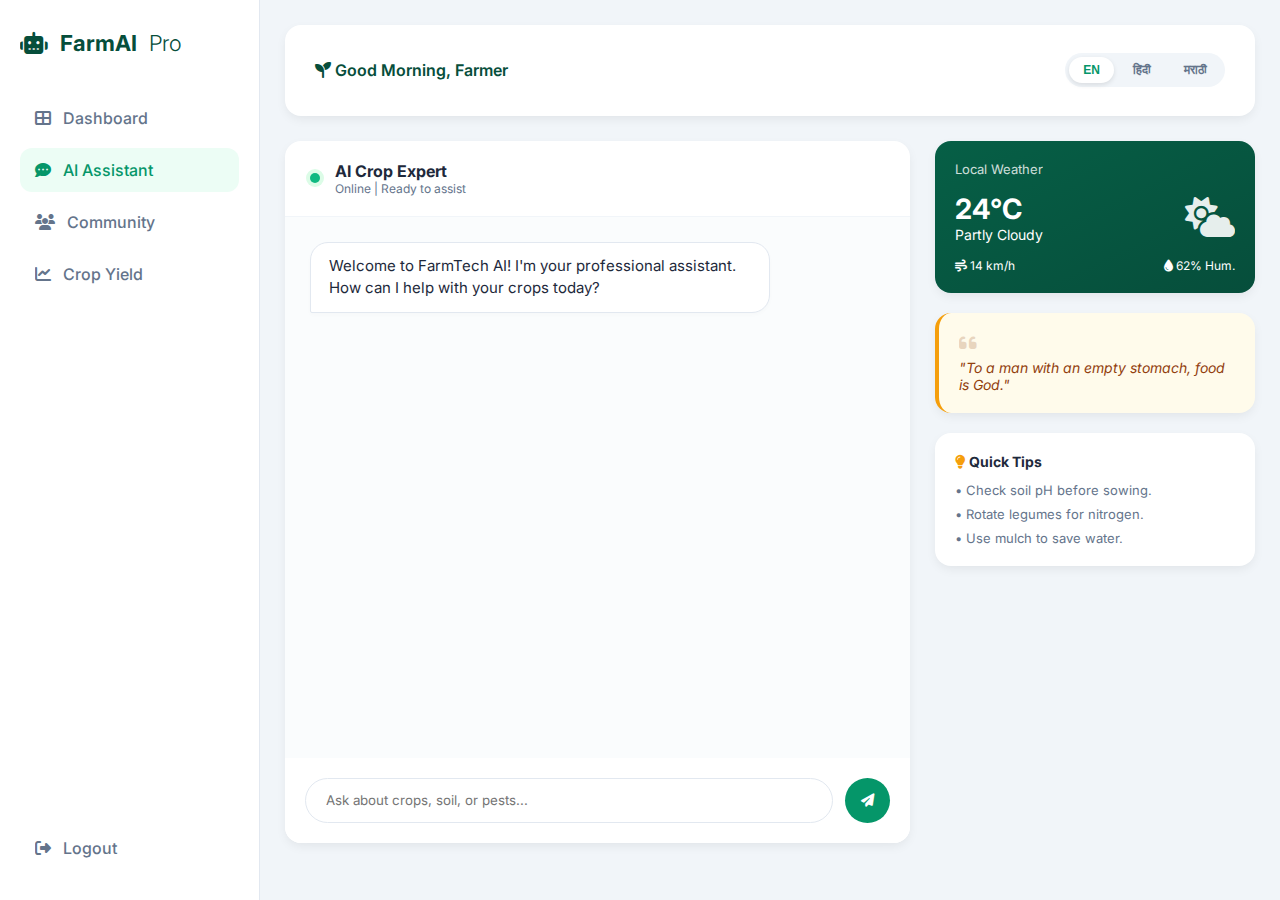
<file: ai/templates/ai.html>
<!DOCTYPE html>
<html lang="en">
<head>
    <meta charset="UTF-8">
    <meta name="viewport" content="width=device-width, initial-scale=1.0">
    <title>FarmTech AI | Professional Agriculture Assistant</title>
    <link rel="preconnect" href="https://fonts.googleapis.com">
    <link rel="preconnect" href="https://fonts.gstatic.com" crossorigin>
    <link href="https://fonts.googleapis.com/css2?family=Inter:wght@300;400;500;600;700&family=Noto+Sans+Devanagari:wght@400;700&display=swap" rel="stylesheet">
    <link rel="stylesheet" href="https://cdnjs.cloudflare.com/ajax/libs/font-awesome/6.4.0/css/all.min.css">
    
    <style>
        :root {
            --primary: #064e3b; /* Emerald 900 */
            --primary-light: #059669; /* Emerald 600 */
            --bg-body: #f1f5f9;
            --sidebar-bg: #ffffff;
            --text-main: #1e293b;
            --text-muted: #64748b;
            --accent: #f59e0b; /* Amber 500 */
            --white: #ffffff;
            --card-shadow: 0 4px 12px -2px rgba(0, 0, 0, 0.08);
            --radius-lg: 16px;
            --radius-md: 12px;
        }

        * { margin: 0; padding: 0; box-sizing: border-box; }

        body {
            font-family: 'Inter', 'Noto Sans Devanagari', sans-serif;
            background-color: var(--bg-body);
            color: var(--text-main);
            display: flex;
            min-height: 100vh;
            overflow-x: hidden;
        }

        /* --- Sidebar Navigation --- */
        .sidebar {
            width: 260px;
            background: var(--sidebar-bg);
            border-right: 1px solid #e2e8f0;
            padding: 30px 20px;
            display: flex;
            flex-direction: column;
            position: fixed;
            height: 100vh;
            transition: transform 0.3s ease;
            z-index: 1000;
        }

        .brand {
            display: flex;
            align-items: center;
            gap: 12px;
            font-size: 22px;
            font-weight: 700;
            color: var(--primary);
            margin-bottom: 40px;
        }

        .nav-menu { list-style: none; flex-grow: 1; }
        .nav-item { margin-bottom: 8px; }
        .nav-link {
            text-decoration: none;
            color: var(--text-muted);
            padding: 12px 15px;
            border-radius: var(--radius-md);
            display: flex;
            align-items: center;
            gap: 12px;
            transition: 0.3s;
            font-weight: 500;
        }

        .nav-link:hover, .nav-link.active {
            background: #ecfdf5;
            color: var(--primary-light);
        }

        /* --- Main Layout Wrapper --- */
        .main-wrapper {
            margin-left: 260px;
            width: calc(100% - 260px);
            display: grid;
            grid-template-columns: 1fr 320px;
            gap: 25px;
            padding: 25px;
            transition: margin-left 0.3s ease;
        }

        /* --- Top Navigation --- */
        .top-nav {
            grid-column: 1 / span 2;
            display: flex;
            justify-content: space-between;
            align-items: center;
            background: var(--white);
            padding: 12px 30px;
            border-radius: var(--radius-lg);
            box-shadow: var(--card-shadow);
        }

        .lang-toggle {
            display: flex;
            background: #f1f5f9;
            padding: 4px;
            border-radius: 30px;
            gap: 5px;
        }

        .lang-btn {
            border: none;
            padding: 6px 14px;
            border-radius: 20px;
            cursor: pointer;
            font-size: 12px;
            font-weight: 600;
            background: transparent;
            color: var(--text-muted);
        }

        .lang-btn.active {
            background: var(--white);
            color: var(--primary-light);
            box-shadow: 0 2px 5px rgba(0,0,0,0.1);
        }

        /* --- Chat UI Redesign --- */
        .chat-section {
            background: var(--white);
            border-radius: var(--radius-lg);
            box-shadow: var(--card-shadow);
            display: flex;
            flex-direction: column;
            height: 78vh;
            position: relative;
        }

        .chat-header {
            padding: 20px 25px;
            border-bottom: 1px solid #f1f5f9;
            display: flex;
            align-items: center;
            gap: 15px;
        }

        .bot-status-dot {
            width: 10px;
            height: 10px;
            background: #10b981;
            border-radius: 50%;
            box-shadow: 0 0 0 4px #dcfce7;
        }

        .chat-box {
            flex: 1;
            padding: 25px;
            overflow-y: auto;
            background: #fafcfd;
            display: flex;
            flex-direction: column;
            gap: 15px;
        }

        .chat-message {
            max-width: 80%;
            padding: 12px 18px;
            border-radius: 18px;
            font-size: 15px;
            line-height: 1.5;
            animation: fadeIn 0.3s ease;
        }

        .chat-message.user {
            align-self: flex-end;
            background: var(--primary);
            color: white;
            border-bottom-right-radius: 2px;
        }

        .chat-message.bot {
            align-self: flex-start;
            background: white;
            color: var(--text-main);
            border-bottom-left-radius: 2px;
            border: 1px solid #e2e8f0;
            box-shadow: 0 2px 4px rgba(0,0,0,0.02);
        }

        .input-area {
            padding: 20px;
            display: flex;
            gap: 12px;
            background: white;
            border-bottom-left-radius: var(--radius-lg);
            border-bottom-right-radius: var(--radius-lg);
        }

        .input-area input {
            flex: 1;
            border: 1px solid #e2e8f0;
            padding: 12px 20px;
            border-radius: 30px;
            outline: none;
            font-family: inherit;
            transition: 0.3s;
        }

        .input-area input:focus { border-color: var(--primary-light); box-shadow: 0 0 0 4px #ecfdf5; }

        .btn-send {
            background: var(--primary-light);
            color: white;
            border: none;
            width: 45px;
            height: 45px;
            border-radius: 50%;
            cursor: pointer;
            transition: 0.3s;
        }

        .btn-send:hover { transform: scale(1.05); background: var(--primary); }

        /* --- Right Sidebar Widgets --- */
        .widget-panel { display: flex; flex-direction: column; gap: 20px; }

        .widget {
            background: var(--white);
            padding: 20px;
            border-radius: var(--radius-lg);
            box-shadow: var(--card-shadow);
        }

        .weather-widget {
            background: linear-gradient(to bottom right, #065f46, #064e3b);
            color: white;
        }

        .weather-info {
            display: flex;
            justify-content: space-between;
            align-items: center;
            margin-top: 15px;
        }

        .quote-widget {
            background: #fffbeb;
            border-left: 4px solid var(--accent);
            font-style: italic;
            color: #92400e;
        }

        /* --- Animations & Utilities --- */
        @keyframes fadeIn { from { opacity: 0; transform: translateY(5px); } to { opacity: 1; transform: translateY(0); } }

        .typing-indicator {
            display: none;
            padding: 10px 15px;
            background: #f1f5f9;
            border-radius: 20px;
            align-self: flex-start;
            font-size: 12px;
            color: var(--text-muted);
        }

        @media (max-width: 1024px) {
            .sidebar { transform: translateX(-260px); }
            .main-wrapper { margin-left: 0; width: 100%; grid-template-columns: 1fr; }
        }
    </style>
</head>
<body>

    <aside class="sidebar" id="sidebar">
        <div class="brand">
            <i class="fas fa-robot"></i> FarmAI <span style="font-weight: 300;">Pro</span>
        </div>
        <ul class="nav-menu">
            <li class="nav-item">
                <a href="/" class="nav-link"><i class="fas fa-th-large"></i> Dashboard</a>
            </li>
            <li class="nav-item">
                <a href="#" class="nav-link active"><i class="fas fa-comment-dots"></i> AI Assistant</a>
            </li>
            <li class="nav-item">
                <a href="/network/" class="nav-link"><i class="fas fa-users"></i> Community</a>
            </li>
            <li class="nav-item">
                <a href="/predict/" class="nav-link"><i class="fas fa-chart-line"></i> Crop Yield</a>
            </li>
        </ul>
        <div style="margin-top: auto;">
            <a href="#" class="nav-link"><i class="fas fa-sign-out-alt"></i> Logout</a>
        </div>
    </aside>

    <main class="main-wrapper">
        <header class="top-nav">
            <div style="font-weight: 600; color: var(--primary);">
                <i class="fas fa-seedling"></i> <span id="welcome-msg">Good Morning, Farmer</span>
            </div>
            <div class="lang-toggle">
                <button class="lang-btn active" onclick="setLang('en')">EN</button>
                <button class="lang-btn" onclick="setLang('hi')">हिंदी</button>
                <button class="lang-btn" onclick="setLang('mr')">मराठी</button>
            </div>
        </header>

        <section class="chat-section">
            <div class="chat-header">
                <div class="bot-status-dot"></div>
                <div>
                    <h3 style="font-size: 16px;">AI Crop Expert</h3>
                    <p style="font-size: 12px; color: var(--text-muted);">Online | Ready to assist</p>
                </div>
            </div>

            <div class="chat-box" id="chatBox">
                </div>

            <div class="typing-indicator" id="typingIndicator">
                AI is typing<span id="dots">...</span>
            </div>

            <div class="input-area">
                <input type="text" id="userInput" placeholder="Ask about crops, soil, or pests...">
                <button class="btn-send" onclick="sendMessage()">
                    <i class="fas fa-paper-plane"></i>
                </button>
            </div>
        </section>

        <aside class="widget-panel">
            <div class="widget weather-widget">
                <p style="font-size: 13px; opacity: 0.8;">Local Weather</p>
                <div class="weather-info">
                    <div>
                        <h2 style="font-size: 28px;">24°C</h2>
                        <p style="font-size: 14px;">Partly Cloudy</p>
                    </div>
                    <i class="fas fa-cloud-sun" style="font-size: 40px; opacity: 0.9;"></i>
                </div>
                <div style="margin-top: 15px; font-size: 12px; display: flex; justify-content: space-between;">
                    <span><i class="fas fa-wind"></i> 14 km/h</span>
                    <span><i class="fas fa-droplet"></i> 62% Hum.</span>
                </div>
            </div>

            <div class="widget quote-widget">
                <i class="fas fa-quote-left" style="opacity: 0.2; font-size: 20px;"></i>
                <p id="daily-quote" style="font-size: 14px; margin-top: 5px;">"Agriculture is our wisest pursuit, because it will in the end contribute most to real wealth."</p>
            </div>

            <div class="widget">
                <h4 style="font-size: 14px; margin-bottom: 12px;"><i class="fas fa-lightbulb" style="color: var(--accent);"></i> Quick Tips</h4>
                <ul style="font-size: 13px; color: var(--text-muted); list-style: none;">
                    <li style="margin-bottom: 8px;">• Check soil pH before sowing.</li>
                    <li style="margin-bottom: 8px;">• Rotate legumes for nitrogen.</li>
                    <li>• Use mulch to save water.</li>
                </ul>
            </div>
        </aside>
    </main>

    <script>
        // --- Multi-language Support ---
        const translations = {
            en: { welcome: "Good Morning, Farmer", placeholder: "Ask about crops...", botName: "AI Crop Expert" },
            hi: { welcome: "शुभ प्रभात, किसान", placeholder: "फसलों के बारे में पूछें...", botName: "एआई फसल विशेषज्ञ" },
            mr: { welcome: "शुभ सकाळ, शेतकरी", placeholder: "पिकांबद्दल विचारा...", botName: "एआय पीक तज्ञ" }
        };

        function setLang(lang) {
            document.querySelectorAll('.lang-btn').forEach(b => b.classList.remove('active'));
            event.target.classList.add('active');
            
            document.getElementById('welcome-msg').innerText = translations[lang].welcome;
            document.getElementById('userInput').placeholder = translations[lang].placeholder;
        }

        // --- Motivational Quotes ---
        const quotes = [
            "The farmer is the only man in our economy who buys everything at retail and sells everything at wholesale.",
            "To a man with an empty stomach, food is God.",
            "Agriculture is the most healthful, most useful and most noble employment of man.",
            "Healthy soil equals healthy crops and a healthy planet."
        ];
        document.getElementById('daily-quote').innerText = `"${quotes[Math.floor(Math.random()*quotes.length)]}"`;

        // --- Original Knowledge Base (DO NOT TOUCH BACKEND) ---
        const knowledgeBase = {
            "soil": "Soil health is vital! Key factors are pH 6.0-7.0, organic matter, and nutrients like N-P-K.",
            "fertilizer": "Balanced NPK + compost improves soil long term.",
            "irrigation": "Drip irrigation is efficient — saves water and targets roots.",
            "pests": "Use IPM: natural predators, crop rotation, eco-friendly sprays.",
            "hello": "Hello! 🌱 How can I help you today?",
            "hi": "Hi there! 🌾 Ask me about soil, crops, or irrigation.",
            "thanks": "You're welcome! Happy farming! 🚜",
            "bye": "Goodbye! May your harvest be bountiful. 🌱",
            "default": "I'm not sure about that specific topic. Try asking about soil, pests, or specific crops like wheat or rice!"
        };

        // Add crop data from original
        const crops = ["wheat", "rice", "maize", "sugarcane", "potato", "tomato", "onion", "garlic", "carrot", "cabbage", "cauliflower", "broccoli", "spinach", "lettuce", "pea", "bean", "chili", "cucumber", "pumpkin", "watermelon", "apple", "banana", "mango", "orange", "lemon", "grape", "coffee", "tea", "cotton"];
        crops.forEach(crop => {
            knowledgeBase[crop] = `Information about ${crop}: Requires optimal sunlight, proper irrigation, and well-drained soil. Avoid waterlogging for better yield.`;
        });

        const chatBox = document.getElementById("chatBox");
        const userInput = document.getElementById("userInput");
        const typingIndicator = document.getElementById("typingIndicator");

        function displayMessage(text, sender) {
            const msgDiv = document.createElement("div");
            msgDiv.classList.add("chat-message", sender);
            msgDiv.textContent = text;
            chatBox.appendChild(msgDiv);
            chatBox.scrollTop = chatBox.scrollHeight;
        }

        async function sendMessage() {
            const text = userInput.value.trim();
            if (!text) return;

            displayMessage(text, "user");
            userInput.value = "";

            typingIndicator.style.display = "block";
            chatBox.scrollTop = chatBox.scrollHeight;

            const lowerMsg = text.toLowerCase();
            const reply = knowledgeBase[lowerMsg] || knowledgeBase["default"];

            setTimeout(() => {
                typingIndicator.style.display = "none";
                displayMessage(reply, "bot");
            }, 1000);
        }

        userInput.addEventListener("keyup", (e) => { if (e.key === "Enter") sendMessage(); });

        window.onload = () => {
            setTimeout(() => {
                displayMessage("Welcome to FarmTech AI! I'm your professional assistant. How can I help with your crops today?", "bot");
            }, 500);
        };
    </script>
</body>
</html>
</file>
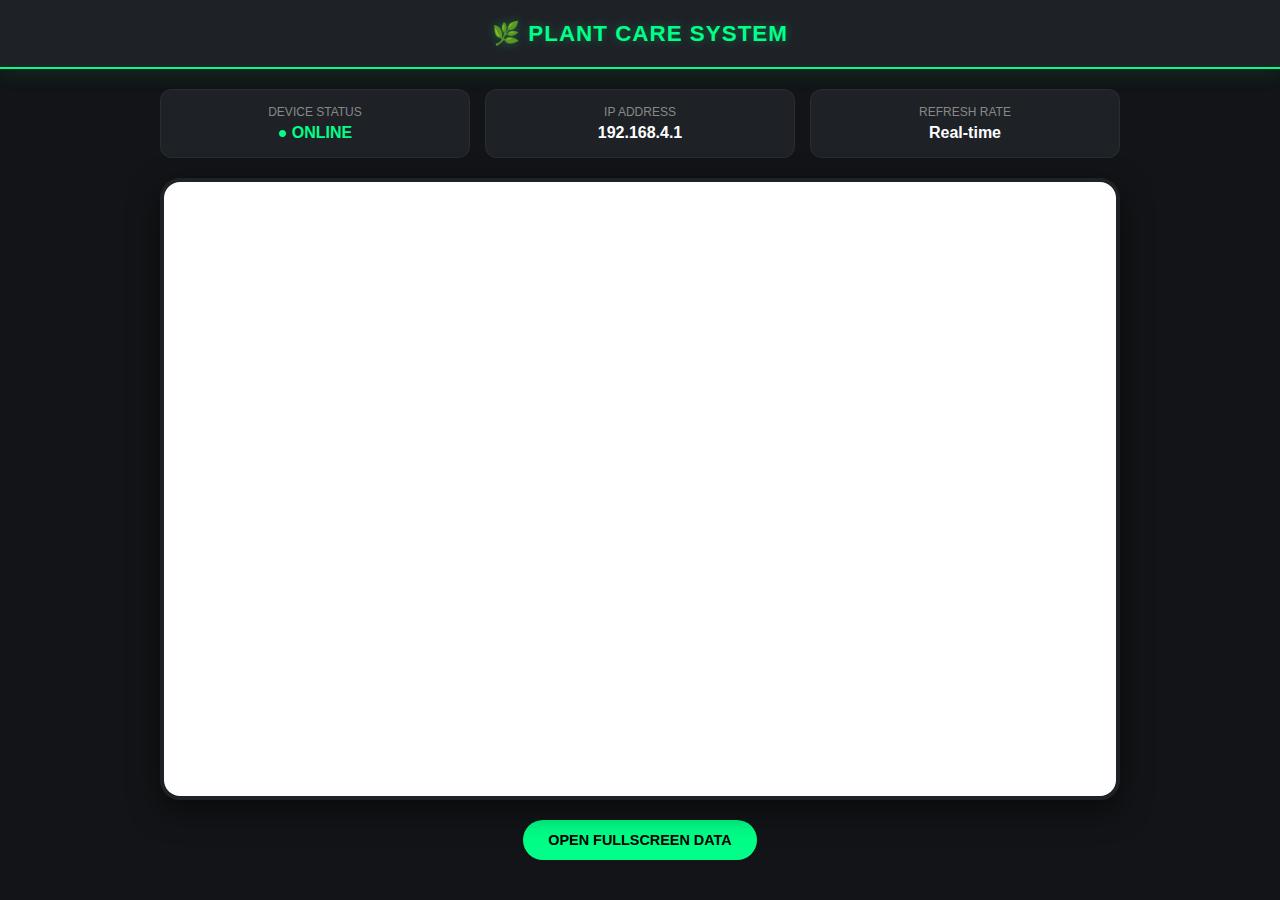
<file: moisture/templates/moisture.html>
<!DOCTYPE html>
<html lang="en">
<head>
  <meta charset="UTF-8">
  <meta name="viewport" content="width=device-width, initial-scale=1.0">
  <title>GreenThumb IoT | ESP32</title>
  
  <style>
    /* Modern Reset & Variables */
    :root {
      --primary: #00ff88;
      --accent: #2ecc71;
      --bg-dark: #121417;
      --card-bg: #1e2227;
      --text: #e0e0e0;
    }

    * {
      box-sizing: border-box;
      -webkit-font-smoothing: antialiased;
    }

    body {
      margin: 0;
      padding: 0;
      font-family: 'Inter', -apple-system, BlinkMacSystemFont, sans-serif;
      background-color: var(--bg-dark);
      color: var(--text);
      display: flex;
      flex-direction: column;
      height: 100vh;
    }

    /* Header with Glow Effect */
    header {
      padding: 20px;
      background: var(--card-bg);
      text-align: center;
      border-bottom: 2px solid var(--primary);
      box-shadow: 0 4px 20px rgba(0, 255, 136, 0.1);
    }

    header h1 {
      margin: 0;
      font-size: 1.4rem;
      letter-spacing: 1px;
      text-transform: uppercase;
      color: var(--primary);
      text-shadow: 0 0 10px rgba(0, 255, 136, 0.3);
    }

    /* Main Dashboard Area */
    main {
      flex: 1;
      padding: 20px;
      display: flex;
      flex-direction: column;
      gap: 20px;
      max-width: 1000px;
      margin: 0 auto;
      width: 100%;
    }

    /* Info Cards Area */
    .stats-row {
      display: grid;
      grid-template-columns: repeat(auto-fit, minmax(150px, 1fr));
      gap: 15px;
    }

    .stat-card {
      background: var(--card-bg);
      padding: 15px;
      border-radius: 12px;
      border: 1px solid rgba(255,255,255,0.05);
      text-align: center;
    }

    .stat-card small {
      color: #888;
      display: block;
      margin-bottom: 5px;
      font-size: 0.75rem;
    }

    .stat-card span {
      font-weight: bold;
      color: #fff;
    }

    /* The Viewport for ESP32 Content */
    .monitor-container {
      flex: 1;
      background: #000;
      border-radius: 20px;
      overflow: hidden;
      border: 4px solid var(--card-bg);
      position: relative;
      box-shadow: 0 10px 30px rgba(0,0,0,0.5);
    }

    iframe {
      width: 100%;
      height: 100%;
      border: none;
      /* Adjusting for potential ESP32 scaling issues */
      background: #fff; 
    }

    /* Footer / Connection Button */
    .controls {
      display: flex;
      justify-content: center;
      padding-bottom: 20px;
    }

    .btn {
      background: var(--primary);
      color: #000;
      text-decoration: none;
      padding: 12px 25px;
      border-radius: 30px;
      font-weight: bold;
      font-size: 0.9rem;
      transition: transform 0.2s, box-shadow 0.2s;
    }

    .btn:hover {
      transform: translateY(-2px);
      box-shadow: 0 5px 15px rgba(0, 255, 136, 0.4);
    }

    /* Responsive */
    @media (max-width: 600px) {
      main { padding: 10px; }
      header h1 { font-size: 1.1rem; }
    }
  </style>
</head>
<body>

  <header>
    <h1>🌿 Plant Care System</h1>
  </header>

  <main>
    <div class="stats-row">
      <div class="stat-card">
        <small>DEVICE STATUS</small>
        <span style="color: var(--primary);">● ONLINE</span>
      </div>
      <div class="stat-card">
        <small>IP ADDRESS</small>
        <span>192.168.4.1</span>
      </div>
      <div class="stat-card">
        <small>REFRESH RATE</small>
        <span>Real-time</span>
      </div>
    </div>

    <div class="monitor-container">
      <iframe src="http://192.168.4.1" title="ESP32 Stream"></iframe>
    </div>

    <div class="controls">
      <a href="http://192.168.4.1" target="_blank" class="btn">OPEN FULLSCREEN DATA</a>
    </div>
  </main>

</body>
</html>
</file>
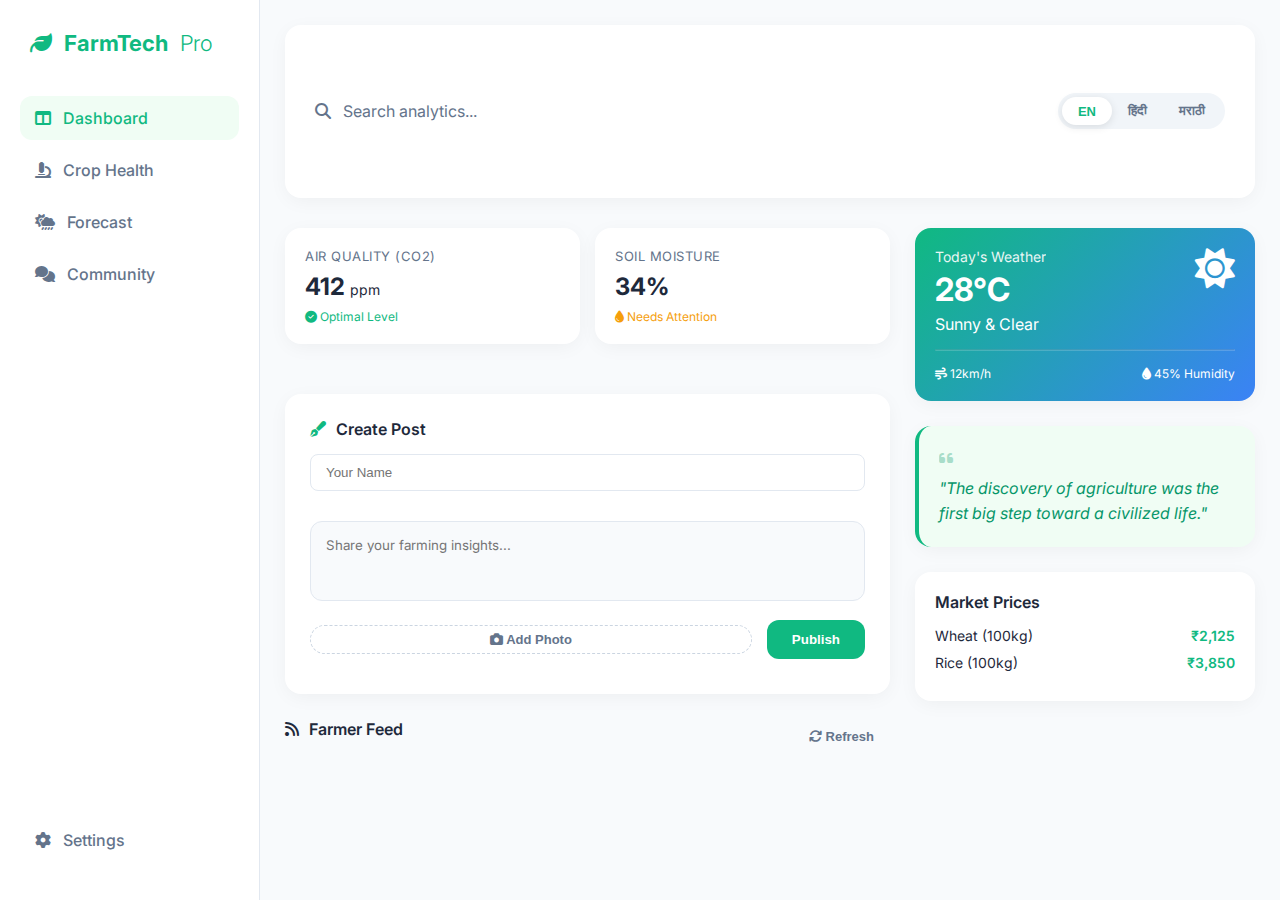
<file: network/templates/network.html>
<!DOCTYPE html>
<html lang="en">
<head>
    <meta charset="UTF-8">
    <meta name="viewport" content="width=device-width, initial-scale=1.0">
    <title>FarmTech Pro | Smart Agriculture Dashboard</title>
    <link href="https://fonts.googleapis.com/css2?family=Inter:wght@300;400;500;600;700&family=Noto+Sans+Devanagari:wght@400;700&display=swap" rel="stylesheet">
    <link rel="stylesheet" href="https://cdnjs.cloudflare.com/ajax/libs/font-awesome/6.4.0/css/all.min.css">
    
    <style>
        :root {
            --primary: #10b981;
            --primary-dark: #059669;
            --secondary: #3b82f6;
            --bg-body: #f8fafc;
            --sidebar-bg: #ffffff;
            --text-main: #1e293b;
            --text-muted: #64748b;
            --white: #ffffff;
            --card-shadow: 0 4px 20px -2px rgba(0, 0, 0, 0.05);
            --radius-lg: 16px;
            --radius-md: 12px;
        }

        * { margin: 0; padding: 0; box-sizing: border-box; }

        body {
            font-family: 'Inter', 'Noto Sans Devanagari', sans-serif;
            background-color: var(--bg-body);
            color: var(--text-main);
            display: flex;
            min-height: 100vh;
        }

        /* --- Sidebar Redesign --- */
        .sidebar {
            width: 260px;
            background: var(--sidebar-bg);
            border-right: 1px solid #e2e8f0;
            padding: 30px 20px;
            display: flex;
            flex-direction: column;
            position: fixed;
            height: 100vh;
            z-index: 1000;
        }

        .brand {
            display: flex;
            align-items: center;
            gap: 12px;
            font-size: 22px;
            font-weight: 700;
            color: var(--primary);
            margin-bottom: 40px;
            padding-left: 10px;
        }

        .nav-menu { list-style: none; flex-grow: 1; }
        .nav-item { margin-bottom: 8px; }
        .nav-link {
            text-decoration: none;
            color: var(--text-muted);
            padding: 12px 15px;
            border-radius: var(--radius-md);
            display: flex;
            align-items: center;
            gap: 12px;
            transition: 0.3s;
            font-weight: 500;
        }

        .nav-link:hover, .nav-link.active {
            background: #f0fdf4;
            color: var(--primary);
        }

        /* --- Layout Containers --- */
        .main-wrapper {
            margin-left: 260px;
            width: calc(100% - 260px);
            display: grid;
            grid-template-columns: 1fr 340px;
            gap: 25px;
            padding: 25px;
        }

        /* --- Header & Top Bar --- */
        .top-header {
            grid-column: 1 / span 2;
            display: flex;
            justify-content: space-between;
            align-items: center;
            background: var(--white);
            padding: 15px 30px;
            border-radius: var(--radius-lg);
            box-shadow: var(--card-shadow);
            margin-bottom: 5px;
        }

        .lang-toggle {
            display: flex;
            background: #f1f5f9;
            padding: 4px;
            border-radius: 30px;
        }

        .lang-btn {
            border: none;
            padding: 6px 16px;
            border-radius: 20px;
            cursor: pointer;
            font-size: 13px;
            font-weight: 600;
            transition: 0.3s;
            background: transparent;
            color: var(--text-muted);
        }

        .lang-btn.active {
            background: var(--white);
            color: var(--primary);
            box-shadow: 0 2px 8px rgba(0,0,0,0.1);
        }

        /* --- Weather & Metrics Cards --- */
        .metric-grid {
            display: grid;
            grid-template-columns: repeat(2, 1fr);
            gap: 15px;
            margin-bottom: 25px;
        }

        .metric-card {
            background: var(--white);
            padding: 20px;
            border-radius: var(--radius-lg);
            box-shadow: var(--card-shadow);
            display: flex;
            flex-direction: column;
            gap: 8px;
        }

        .metric-val { font-size: 24px; font-weight: 700; color: var(--text-main); }
        .metric-label { font-size: 13px; color: var(--text-muted); text-transform: uppercase; letter-spacing: 0.5px; }

        /* --- Social Feed Area --- */
        .feed-container { display: flex; flex-direction: column; gap: 25px; }

        .composer-card {
            background: var(--white);
            padding: 25px;
            border-radius: var(--radius-lg);
            box-shadow: var(--card-shadow);
        }

        .composer-card textarea {
            width: 100%;
            border: 1px solid #e2e8f0;
            border-radius: var(--radius-md);
            padding: 15px;
            font-family: inherit;
            resize: none;
            margin: 15px 0;
            background: #f8fafc;
        }

        .btn-primary {
            background: var(--primary);
            color: white;
            border: none;
            padding: 12px 25px;
            border-radius: var(--radius-md);
            font-weight: 600;
            cursor: pointer;
            transition: 0.3s;
            width: 100%;
        }

        .btn-primary:hover { background: var(--primary-dark); transform: translateY(-1px); }

        .post-item {
            background: var(--white);
            padding: 20px;
            border-radius: var(--radius-lg);
            box-shadow: var(--card-shadow);
            margin-bottom: 20px;
        }

        .post-header { display: flex; align-items: center; gap: 12px; margin-bottom: 12px; }
        .post-avatar { width: 40px; height: 40px; background: #e2e8f0; border-radius: 50%; display: flex; align-items: center; justify-content: center; color: var(--primary); }

        .post-img { width: 100%; border-radius: var(--radius-md); margin-top: 15px; }

        /* --- Right Sidebar Widgets --- */
        .widget-panel { display: flex; flex-direction: column; gap: 25px; }

        .widget {
            background: var(--white);
            padding: 20px;
            border-radius: var(--radius-lg);
            box-shadow: var(--card-shadow);
        }

        .widget-title { font-size: 16px; font-weight: 600; margin-bottom: 15px; display: flex; align-items: center; gap: 10px; }

        .weather-widget {
            background: linear-gradient(135deg, #10b981 0%, #3b82f6 100%);
            color: white;
        }

        .quote-card {
            font-style: italic;
            border-left: 4px solid var(--primary);
            background: #f0fdf4;
            color: var(--primary-dark);
            line-height: 1.6;
        }

        /* --- Custom Inputs --- */
        .input-group { margin-bottom: 15px; }
        .input-group label { display: block; font-size: 13px; font-weight: 600; margin-bottom: 5px; color: var(--text-muted); }
        .fancy-input {
            width: 100%;
            padding: 10px 15px;
            border: 1px solid #e2e8f0;
            border-radius: 8px;
            outline: none;
        }

        @media (max-width: 1024px) {
            .main-wrapper { grid-template-columns: 1fr; }
            .sidebar { display: none; }
            .main-wrapper { margin-left: 0; width: 100%; }
        }
    </style>
</head>
<body>

    <aside class="sidebar">
        <div class="brand">
            <i class="fas fa-leaf"></i> FarmTech <span style="font-weight: 300;">Pro</span>
        </div>
        <ul class="nav-menu">
            <li class="nav-item">
                <a href="#" class="nav-link active">
                    <i class="fas fa-columns"></i>
                    <span class="lang" data-en="Dashboard" data-hi="डैशबोर्ड" data-mr="डॅशबोर्ड">Dashboard</span>
                </a>
            </li>
            <li class="nav-item">
                <a href="/ai/" class="nav-link">
                    <i class="fas fa-microscope"></i>
                    <span class="lang" data-en="Crop Health" data-hi="फसल स्वास्थ्य" data-mr="पीक आरोग्य">Crop Health</span>
                </a>
            </li>
            <li class="nav-item">
                <a href="/predict/" class="nav-link">
                    <i class="fas fa-cloud-sun-rain"></i>
                    <span class="lang" data-en="Forecast" data-hi="पूर्वानुमान" data-mr="अंदाज">Forecast</span>
                </a>
            </li>
            <li class="nav-item">
                <a href="#" class="nav-link">
                    <i class="fas fa-comments"></i>
                    <span class="lang" data-en="Community" data-hi="समुदाय" data-mr="समुदाय">Community</span>
                </a>
            </li>
        </ul>
        <div class="nav-item" style="margin-top: auto;">
            <a href="#" class="nav-link"><i class="fas fa-cog"></i> Settings</a>
        </div>
    </aside>

    <main class="main-wrapper">
        <header class="top-header">
            <div class="search-bar" style="color: var(--text-muted);">
                <i class="fas fa-search"></i> &nbsp; Search analytics...
            </div>
            <div class="lang-toggle">
                <button class="lang-btn active" onclick="setLanguage('en')">EN</button>
                <button class="lang-btn" onclick="setLanguage('hi')">हिंदी</button>
                <button class="lang-btn" onclick="setLanguage('mr')">मराठी</button>
            </div>
        </header>

        <section class="feed-container">
            <div class="metric-grid">
                <div class="metric-card">
                    <span class="metric-label">Air Quality (CO2)</span>
                    <span class="metric-val" id="co2-val">412 <small style="font-size: 14px; font-weight: 400;">ppm</small></span>
                    <span style="font-size: 12px; color: var(--primary);"><i class="fas fa-check-circle"></i> Optimal Level</span>
                </div>
                <div class="metric-card">
                    <span class="metric-label">Soil Moisture</span>
                    <span class="metric-val">34%</span>
                    <span style="font-size: 12px; color: #f59e0b;"><i class="fas fa-tint"></i> Needs Attention</span>
                </div>
            </div>

            <div class="composer-card">
                <div class="widget-title">
                    <i class="fas fa-pen-fancy" style="color: var(--primary);"></i>
                    <span class="lang" data-en="Create Post" data-hi="पोस्ट लिखें" data-mr="पोस्ट लिहा">Create Post</span>
                </div>
                <div class="input-group">
                    <input type="text" id="name" class="fancy-input" placeholder="Your Name">
                </div>
                <textarea id="content" rows="3" placeholder="Share your farming insights..."></textarea>
                
                <div style="display: flex; align-items: center; justify-content: space-between; gap: 15px;">
                    <div style="flex-grow: 1;">
                        <input type="file" id="image" style="display: none;">
                        <button class="lang-btn" onclick="document.getElementById('image').click()" style="border: 1px dashed #cbd5e1; width: 100%;">
                            <i class="fas fa-camera"></i> <span class="lang" data-en="Add Photo" data-hi="फोटो जोड़ें" data-mr="फोटो जोडा">Add Photo</span>
                        </button>
                    </div>
                    <button class="btn-primary" onclick="createPost()" style="width: auto;">
                        <span class="lang" data-en="Publish" data-hi="प्रकाशित करें" data-mr="प्रसिद्ध करा">Publish</span>
                    </button>
                </div>
                <p id="postMsg" style="font-size: 12px; margin-top: 10px; color: var(--primary);"></p>
            </div>

            <div id="posts-wrapper">
                <div style="display: flex; justify-content: space-between; align-items: center; margin-bottom: 15px;">
                    <h3 class="widget-title"><i class="fas fa-rss"></i> Farmer Feed</h3>
                    <button class="lang-btn" onclick="loadPosts()"><i class="fas fa-sync"></i> Refresh</button>
                </div>
                <div id="posts">
                    </div>
            </div>
        </section>

        <aside class="widget-panel">
            <div class="widget weather-widget">
                <div style="display: flex; justify-content: space-between; align-items: flex-start;">
                    <div>
                        <p style="font-size: 14px; opacity: 0.9;">Today's Weather</p>
                        <h2 style="font-size: 32px; margin: 5px 0;">28°C</h2>
                        <p>Sunny & Clear</p>
                    </div>
                    <i class="fas fa-sun" style="font-size: 40px;"></i>
                </div>
                <hr style="margin: 15px 0; opacity: 0.2;">
                <div style="display: flex; justify-content: space-between; font-size: 12px;">
                    <span><i class="fas fa-wind"></i> 12km/h</span>
                    <span><i class="fas fa-droplet"></i> 45% Humidity</span>
                </div>
            </div>

            <div class="widget quote-card">
                <i class="fas fa-quote-left" style="opacity: 0.3; margin-bottom: 10px;"></i>
                <p id="daily-quote">"The discovery of agriculture was the first big step toward a civilized life."</p>
            </div>

            <div class="widget">
                <div class="widget-title">Market Prices</div>
                <div style="font-size: 14px;">
                    <div style="display: flex; justify-content: space-between; margin-bottom: 10px;">
                        <span>Wheat (100kg)</span>
                        <span style="color: var(--primary); font-weight: 600;">₹2,125</span>
                    </div>
                    <div style="display: flex; justify-content: space-between; margin-bottom: 10px;">
                        <span>Rice (100kg)</span>
                        <span style="color: var(--primary); font-weight: 600;">₹3,850</span>
                    </div>
                </div>
            </div>
        </aside>
    </main>

    <script>
        const API_PREFIX = "/network";

        // Real-time Dynamic Data
       async function updateAQI() {
    const API_KEY = "dfba749db1e66dbb054e0ec4bf7078fc";
    const lat = 19.0760;   // change to your location
    const lon = 72.8777;

    try {
        const res = await fetch(
          `https://api.openweathermap.org/data/2.5/air_pollution?lat=${lat}&lon=${lon}&appid=${API_KEY}`
        );
        const data = await res.json();

        const co2 = data.list[0].components.co;
        const aqi = data.list[0].main.aqi;

        document.getElementById("co2-val").innerHTML =
          `${co2.toFixed(1)} <small>ppm</small>`;

        updateAQIStatus(aqi);

    } catch (e) {
        console.error("AQI fetch failed", e);
    }
}
function updateAQIStatus(aqi) {
    const statusText = document.querySelector(".metric-card span:last-child");

    let text = "";
    let color = "";

    if (aqi === 1) { text = "Good"; color = "#10b981"; }
    else if (aqi === 2) { text = "Fair"; color = "#84cc16"; }
    else if (aqi === 3) { text = "Moderate"; color = "#f59e0b"; }
    else if (aqi === 4) { text = "Poor"; color = "#ef4444"; }
    else { text = "Very Poor"; color = "#7f1d1d"; }

    statusText.innerHTML = `<i class="fas fa-circle"></i> ${text}`;
    statusText.style.color = color;
}
updateAQI();
setInterval(updateAQI, 600000); // every 10 minutes

        setInterval(updateCO2, 5000);

        const quotes = [
            "Agriculture is our wisest pursuit, because it will in the end contribute most to real wealth.",
            "The farmer is the only man in our economy who buys everything at retail and sells everything at wholesale.",
            "To a man with an empty stomach, food is God.",
            "Nature always wears the colors of the spirit. Happy Farming!"
        ];
        document.getElementById('daily-quote').innerText = `"${quotes[Math.floor(Math.random()*quotes.length)]}"`;

        // Language Logic
        function setLanguage(lang) {
            document.querySelectorAll('.lang-btn').forEach(btn => btn.classList.remove('active'));
            event.target.classList.add('active');
            document.querySelectorAll('.lang').forEach(el => {
                el.innerText = el.getAttribute(`data-${lang}`);
            });
            const placeholders = {
                en: { name: "Your Name", content: "Share your farming insights..." },
                hi: { name: "आपका नाम", content: "अपनी खेती के विचार साझा करें..." },
                mr: { name: "तुमचे नाव", content: "तुमचे शेतीचे विचार शेअर करा..." }
            };
            document.getElementById('name').placeholder = placeholders[lang].name;
            document.getElementById('content').placeholder = placeholders[lang].content;
        }

        // Original Backend Functions
        async function createPost() {
            const name = document.getElementById("name").value.trim();
            const content = document.getElementById("content").value.trim();
            const image = document.getElementById("image").files[0];
            if (!name) return alert("Enter your name!");

            const formData = new FormData();
            formData.append("name", name);
            formData.append("content", content);
            if (image) formData.append("image", image);

            try {
                const res = await fetch(`${API_PREFIX}/post`, { method: "POST", body: formData });
                document.getElementById("postMsg").innerText = "✅ Posted Successfully!";
                document.getElementById("content").value = "";
                document.getElementById("image").value = "";
                loadPosts();
            } catch (err) {
                document.getElementById("postMsg").innerText = "⚠️ Connection Error";
            }
        }

        async function loadPosts() {
            try {
                const res = await fetch(`${API_PREFIX}/posts`);
                const data = await res.json();
                const postsDiv = document.getElementById("posts");
                postsDiv.innerHTML = "";

                if (!data || data.length === 0) {
                    postsDiv.innerHTML = "<p style='text-align:center; color:#999; padding:20px;'>No discussions yet.</p>";
                    return;
                }

                data.forEach(p => {
                    postsDiv.innerHTML += `
                        <div class="post-item">
                            <div class="post-header">
                                <div class="post-avatar"><i class="fas fa-user"></i></div>
                                <div>
                                    <div style="font-weight:700; font-size:14px;">${p.user}</div>
                                    <div style="font-size:11px; color:#94a3b8;">Shared a post</div>
                                </div>
                            </div>
                            <p style="font-size: 15px; color:#334155; line-height:1.6;">${p.content}</p>
                            ${p.image ? `<img src="${p.image}" class="post-img" alt="Farm photo">` : ""}
                        </div>
                    `;
                });
            } catch (err) {
                document.getElementById("posts").innerHTML = "<p>⚠️ Loading failed.</p>";
            }
        }

        loadPosts();
    </script>
</body>
</html>
</file>
